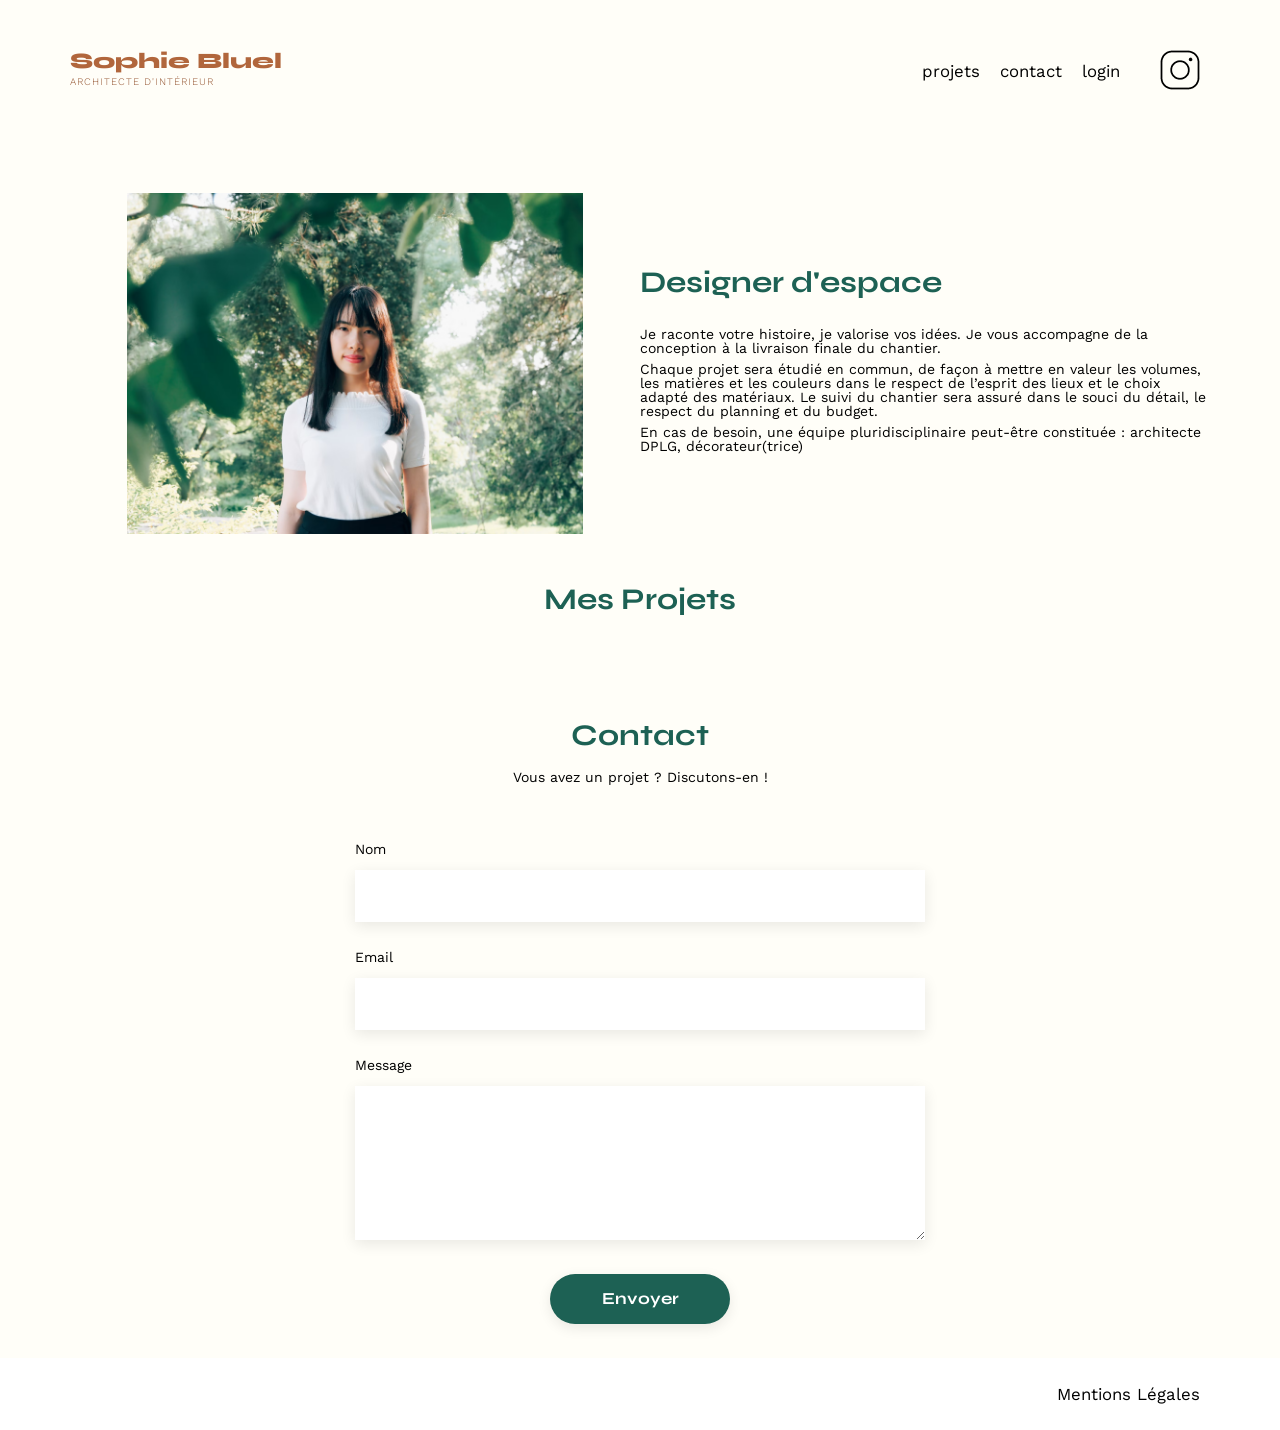
<file: FrontEnd/index.html>
<!DOCTYPE html>
<html lang="fr">

<head>
	<meta charset="UTF-8">
	<title>Sophie Bluel - Architecte d'intérieur</title>
	<meta name="viewport" content="width=device-width, initial-scale=1.0">
	<link rel="preconnect" href="https://fonts.googleapis.com">
	<link rel="preconnect" href="https://fonts.gstatic.com" crossorigin>
	<link href="https://fonts.googleapis.com/css2?family=Syne:wght@700;800&family=Work+Sans&display=swap"
		rel="stylesheet">
	<link rel="stylesheet" href="https://cdnjs.cloudflare.com/ajax/libs/font-awesome/6.5.0/css/all.min.css">
	<meta name="description" content="">
	<link rel="stylesheet" href="./assets/style.css">
</head>

<body>
	<div id="edit-banner">
		<i class="fa-solid fa-pen-to-square"></i>
		<p>Mode édition</p>
	</div>

	<header>
		<h1>Sophie Bluel <span>Architecte d'intérieur</span></h1>
		<nav>
			<ul>
				<li><a href="#portfolio">projets</a></li>
				<li><a href="#contact">contact</a></li>
				<li><a id="login-btn" href="./pages/login.html">login</a></li>
				<li><a href="#" id="logout-btn">logout</a></li>
				<li><img src="./assets/icons/instagram.png" alt="Instagram"></li>
			</ul>
		</nav>
	</header>
	<main>
		<section id="introduction">
			<figure>
				<img src="./assets/images/sophie-bluel.png" alt="">
			</figure>
			<article>
				<h2>Designer d'espace</h2>
				<p>Je raconte votre histoire, je valorise vos idées. Je vous accompagne de la conception à la livraison
					finale du chantier.</p>
				<p>Chaque projet sera étudié en commun, de façon à mettre en valeur les volumes, les matières et les
					couleurs dans le respect de l’esprit des lieux et le choix adapté des matériaux. Le suivi du
					chantier sera assuré dans le souci du détail, le respect du planning et du budget.</p>
				<p>En cas de besoin, une équipe pluridisciplinaire peut-être constituée : architecte DPLG,
					décorateur(trice)</p>
			</article>
		</section>
		<section id="portfolio">
			<div class="portfolio-header">
				<h2>Mes Projets</h2>
				<a href="#" id="edit-projects-btn">
					<i class="fa-solid fa-pen-to-square"></i> modifier
				</a>
			</div>
			<div class="filters"></div>
			<div class="gallery"></div>
		</section>
		<section id="contact">
			<h2>Contact</h2>
			<p>Vous avez un projet ? Discutons-en !</p>
			<form action="#" method="post">
				<label for="name">Nom</label>
				<input type="text" name="name" id="name">
				<label for="email">Email</label>
				<input type="email" name="email" id="email">
				<label for="message">Message</label>
				<textarea name="message" id="message" cols="30" rows="10"></textarea>
				<input type="submit" value="Envoyer">
			</form>
		</section>
	</main>

	<footer>
		<nav>
			<ul>
				<li>Mentions Légales</li>
			</ul>
		</nav>
	</footer>

	<!-- Modal -->
	<div id="modal-overlay" class="hidden">
		<div class="modal">
			<button class="modal-return" aria-label="Fermer">
				<i class="fa-solid fa-xmark"></i>
			</button>
			<button id="modal-back" aria-label="Retour">
				<i class="fa-solid fa-arrow-left"></i>
			</button>

			<!-- Gallery Section -->
			<div id="modal-gallery" class="modal-zone">
				<h3>Galerie photo</h3>
				<div id="modal-works-grid"></div>
				<hr class="modal-separator" />
				<button id="modal-app-photo-btn" class="btn-modal">Ajouter une photo</button>
			</div>

			<!-- Form Section  -->
			<div id="modal-form" class="modal-zone hidden">
				<h3>Ajout photo</h3>

				<div class="upload-area">
					<label for="work-image" id="upload-label">
						<i class="fa-regular fa-image"></i>
						<span>+ Ajouter photo</span>
						<span class="upload-hint">jpg, png : 4mo max</span>
						<input type="file" id="work-image" accept="image/jpeg,image/png" hidden>
					</label>
					<img alt="Aperçu" id="upload-preview" class="hidden" />
				</div>

				<p id="form-error-message" class="form-error-message"></p>

				<div class="form-fields">
					<label for="work-title">Titre</label>
					<input type="text" id="work-title" />

					<label for="work-category">Catégorie</label>
					<select id="work-category">
						<option value=""></option>
					</select>
				</div>

				<hr class="modal-separator" />
				<button id="modal-submit-btn" class="btn-modal" disabled>Valider</button>
			</div>

		</div>
	</div>

	<script src="./assets/script.js"></script>
</body>

</html>
</file>
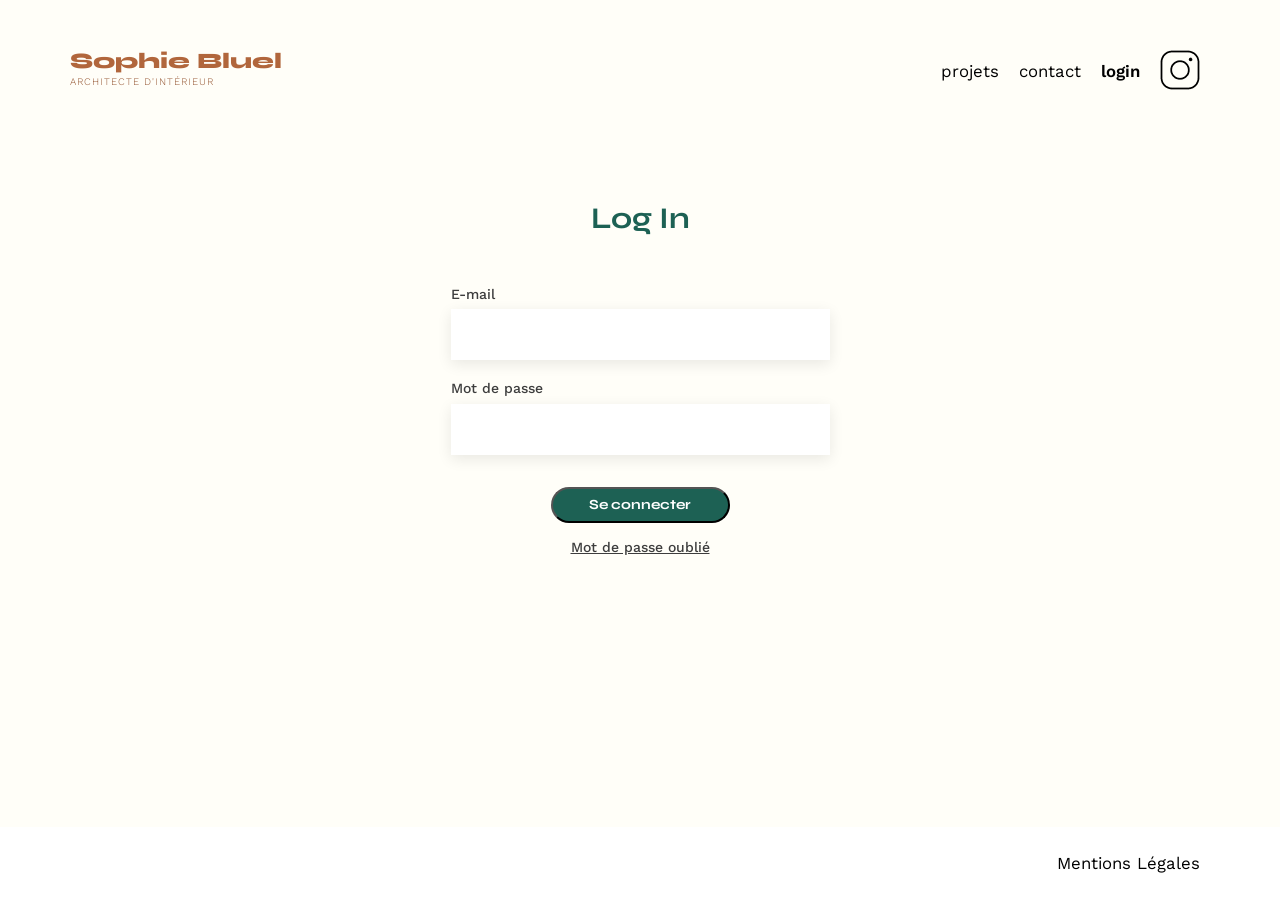
<file: FrontEnd/pages/login.html>
<!DOCTYPE html>
<html lang="fr">

<head>
    <meta charset="UTF-8">
    <title>Sophie Bluel - Connexion</title>
    <meta name="viewport" content="width=device-width, initial-scale=1.0">
    <link rel="preconnect" href="https://fonts.googleapis.com">
    <link rel="preconnect" href="https://fonts.gstatic.com" crossorigin>
    <link href="https://fonts.googleapis.com/css2?family=Syne:wght@700;800&family=Work+Sans&display=swap"
        rel="stylesheet">
    <link rel="stylesheet" href="https://cdnjs.cloudflare.com/ajax/libs/font-awesome/6.5.0/css/all.min.css">
    <meta name="description" content="">
    <link rel="stylesheet" href="../assets/style.css">
</head>

<body>
    <header>
        <h1>Sophie Bluel <span>Architecte d'intérieur</span></h1>

        <nav>
            <ul>
                <li><a href="../index.html#portfolio">projets</a></li>
                <li><a href="../index.html#contact">contact</a></li>
                <li><a href="#" class="nav-active">login</a></li>
                <li><img src="../assets/icons/instagram.png" alt="Instagram"></li>
            </ul>
        </nav>
    </header>

    <main>
        <section id="login">
            <h2>Log In</h2>

            <p class="error-message"></p>

            <form action="#" method="post">
                <label for="email">E-mail</label>
                <input type="email" name="email" id="email" autocomplete="email">

                <label for="password">Mot de passe</label>
                <input type="password" name="password" id="password" autocomplete="current-password">

                <input type="submit" value="Se connecter">

                <a href="#" class="forgot-password">Mot de passe oublié</a>
            </form>
        </section>
    </main>

    <footer>
        <nav>
            <ul>
                <li>Mentions Légales</li>
            </ul>
        </nav>
    </footer>

    <script src="../assets/login.js"></script>
</body>

</html>
</file>
<file: FrontEnd/assets/style.css>
/* ===================== RESET ===================== */


/* http://meyerweb.com/eric/tools/css/reset/
   v2.0 | 20110126
   License: none (public domain)
*/


html,
body,
div,
span,
applet,
object,
iframe,
h1,
h2,
h3,
h4,
h5,
h6,
p,
blockquote,
pre,
a,
abbr,
acronym,
address,
big,
cite,
code,
del,
dfn,
em,
img,
ins,
kbd,
q,
s,
samp,
small,
strike,
strong,
sub,
sup,
tt,
var,
b,
u,
i,
center,
dl,
dt,
dd,
ol,
ul,
li,
fieldset,
form,
label,
legend,
table,
caption,
tbody,
tfoot,
thead,
tr,
th,
td,
article,
aside,
canvas,
details,
embed,
figure,
figcaption,
footer,
header,
hgroup,
menu,
nav,
output,
ruby,
section,
summary,
time,
mark,
audio,
video {
	margin: 0;
	padding: 0;
	border: 0;
	font-size: 100%;
	font: inherit;
	vertical-align: baseline;
}

/* HTML5 display-role reset for older browsers */
article,
aside,
details,
figcaption,
figure,
footer,
header,
hgroup,
menu,
nav,
section {
	display: block;
}

body {
	line-height: 1;
}

ol,
ul {
	list-style: none;
}

blockquote,
q {
	quotes: none;
}

blockquote:before,
blockquote:after,
q:before,
q:after {
	content: '';
	content: none;
}

table {
	border-collapse: collapse;
	border-spacing: 0;
}


/** end reset css**/

/* ================= BASE / GLOBAL ================= */

body {
	margin: auto;
	font-family: 'Work Sans', sans-serif;
	font-size: 14px;
	background-color: #fffef8;
	min-height: 100vh;
	display: flex;
	flex-direction: column;
}

header,
main {
	max-width: 1140px;
	width: 100%;
	margin: 0 auto;
}

main {
	flex: 1;
}

/* --- Typography --- */

h1 {
	display: flex;
	flex-direction: column;
	font-family: 'Syne';
	font-size: 22px;
	font-weight: 800;
	color: #B1663C;
}

h1>span {
	font-family: 'Work Sans';
	font-size: 10px;
	letter-spacing: 0.1em;
	text-transform: uppercase;
	color: #93532f;
	font-weight: 300;
	padding-top: 0.5em;
}

h2 {
	font-family: 'Syne';
	font-weight: 700;
	font-size: 30px;
	color: #1D6154
}

/* --- Header & Nav --- */

header {
	display: flex;
	justify-content: space-between;
	padding: 50px 0
}

nav ul {
	display: flex;
	align-items: center;
	list-style-type: none;

}

nav li {
	padding: 0 10px;
	font-size: 1.2em;
}

li:hover {
	color: #B1663C;
}

nav a {
	color: inherit;
	text-decoration: none;
}

.nav-active {
	font-weight: 600;
}

/* --- Footer --- */

footer {
	background-color: white;
	width: 100%;
}

footer nav ul {
	max-width: 1140px;
	margin: 0 auto;
	display: flex;
	justify-content: flex-end;
	padding: 2em;
}

/* --- Sections --- */

section {
	margin: 50px 0
}

/* ================== INDEX PAGE ================== */

/* Introduction */


#introduction {
	display: flex;
	align-items: center;
}

#introduction figure {
	flex: 1
}

#introduction img {
	display: block;
	margin: auto;
	width: 80%;
}

#introduction article {
	flex: 1
}

#introduction h2 {
	margin-bottom: 1em;
}

#introduction p {
	margin-bottom: 0.5em;
}

/* Portfolio & Gallery */

#portfolio h2 {
	text-align: center;
}

.gallery {
	width: 100%;
	display: grid;
	grid-template-columns: 1fr 1fr 1fr;
	grid-column-gap: 20px;
	grid-row-gap: 20px;
}

.gallery img {
	width: 100%;

}

/** Filters **/

.filters {
	display: flex;
	justify-content: center;
	gap: 10px;
	margin-bottom: 2em;
}

.filter-btn {
	height: 37px;
	padding: 0 20px;
	border: 1px solid #1D6154;
	border-radius: 60px;
	font-family: 'Syne';
	font-weight: 700;
	font-size: 16px;
	cursor: pointer;
	background-color: transparent;
	color: #1D6154;
}

.filter-btn.active {
	background-color: #1D6154;
	color: white;
}

/* Contact */


#contact {
	width: 50%;
	margin: auto;
}

#contact>* {
	text-align: center;

}

#contact h2 {
	margin-bottom: 20px;
}

#contact form {
	text-align: left;
	margin-top: 30px;
	display: flex;
	flex-direction: column;
}

#contact input {
	height: 50px;
	font-size: 1.2em;
	border: none;
	box-shadow: 0px 4px 14px rgba(0, 0, 0, 0.09);
}

#contact label {
	margin: 2em 0 1em 0;
}

#contact textarea {
	border: none;
	box-shadow: 0px 4px 14px rgba(0, 0, 0, 0.09);
}

input[type="submit"] {
	font-family: 'Syne';
	font-weight: 700;
	color: white;
	background-color: #1D6154;
	margin: 2em auto;
	width: 180px;
	text-align: center;
	border-radius: 60px;
}

/* ================== LOGIN PAGE ================== */
#login {
	width: 379px;
	margin: 0 auto;
	padding: 60px 0 80px;
}

#login h2 {
	text-align: center;
	margin-bottom: 1.8em;
}

#login form {
	display: flex;
	flex-direction: column;
}

#login label {
	font-family: 'Work Sans', sans-serif;
	font-weight: 500;
	font-size: 14px;
	color: #3d3d3d;
	margin-bottom: 0.6em;
}

#login input[type="email"],
#login input[type="password"] {
	height: 51px;
	font-size: 1em;
	border: none;
	box-shadow: 0px 4px 14px rgba(0, 0, 0, 0.09);
	background-color: white;
	padding: 0 12px;
	margin-bottom: 1.5em;
}

#login input[type="submit"] {
	font-size: 14px;
	height: 36px;
	width: 179px;
	margin: 0.8em auto 1.2em;
	cursor: pointer;
}

#login input[type="submit"]:hover {
	background-color: #164d42;
}

.forgot-password {
	font-family: 'Work Sans', sans-serif;
	font-weight: 500;
	font-size: 14px;
	color: #3d3d3d;
	text-decoration: underline;
	text-align: center;
}

#login .error-message {
	display: none;
	color: red;
	text-align: center;
	margin-bottom: 1em;
}

/* ================== EDIT MODE ================== */
#edit-banner {
	display: none;
	justify-content: center;
	align-items: center;
	gap: 10px;
	background-color: #000;
	color: #fff;
	font-family: 'Work Sans', sans-serif;
	font-size: 16px;
	height: 59px;
	width: 100%;
}

.portfolio-header {
	display: flex;
	justify-content: center;
	align-items: center;
	gap: 20px;
	margin-bottom: 2em;
}

#edit-projects-btn {
	display: none;
	align-items: center;
	gap: 8px;
	font-family: 'Work Sans', sans-serif;
	font-size: 14px;
	font-weight: 400;
	color: #000;
	text-decoration: none;
	cursor: pointer;
}

#logout-btn {
	display: none;
}

/* ================== MODAL ================== */

#modal-overlay.hidden,
#modal-gallery.hidden,
#modal-form.hidden,
#upload-preview.hidden {
	display: none;
}

#modal-overlay {
	position: fixed;
	inset: 0;
	background-color: rgba(0, 0, 0, 0.3);
	display: flex;
	justify-content: center;
	align-items: center;
	z-index: 100;
}

.modal {
	background-color: #fff;
	border-radius: 10px;
	width: 630px;
	max-width: 95vw;
	padding: 40px 0 50px;
	position: relative;
}

/* ── Zones ── */

.modal-zone {
	display: flex;
	flex-direction: column;
	align-items: center;
	gap: 30px;
	padding: 0 105px;
	position: relative;
}

.modal-zone h3 {
	font-family: 'Work Sans', sans-serif;
	font-weight: 400;
	font-size: 26px;
	color: #000;
	text-align: center;
	margin: 0;
}

/* ── Close and Return button ── */

.modal-return,
#modal-back {
	position: absolute;
	top: 20px;
	width: 20px;
	height: 20px;
	display: flex;
	align-items: center;
	justify-content: center;
	background: none;
	border: none;
	cursor: pointer;
	color: #1d1d1d;
	padding: 0;
	font-size: 18px;
	line-height: 1;
}

.modal-return {
	right: 20px;
}

#modal-back {
	left: 20px;
	display: none;
}

/* ── Gallery grid ── */

#modal-works-grid {
	display: grid;
	grid-template-columns: repeat(5, 1fr);
	gap: 9px;
	width: 420px;
	max-height: 360px;
	overflow-y: auto;
}

.modal-work-item {
	position: relative;
}

.modal-work-item img {
	width: 100%;
	aspect-ratio: 3 / 4;
	object-fit: cover;
	display: block;
}

.modal-work-item .delete-btn {
	position: absolute;
	top: 5px;
	right: 5px;
	background-color: #000;
	color: #fff;
	border: none;
	border-radius: 2px;
	width: 17px;
	height: 17px;
	cursor: pointer;
	font-size: 8px;
	display: flex;
	align-items: center;
	justify-content: center;
	padding: 0;
}

/* ── Separator ── */

.modal-separator {
	width: 420px;
	border: none;
	border-top: 1px solid #ccc;
	margin: 0;
}

/* ── Main button ── */

.btn-modal {
	background-color: #1d6154;
	color: #fff;
	border: none;
	border-radius: 60px;
	font-family: 'Work Sans', sans-serif;
	font-weight: 400;
	font-size: 14px;
	height: 36px;
	width: 237px;
	cursor: pointer;
}

.btn-modal--disabled,
.btn-modal:disabled {
	background-color: #a7a7a7;
	cursor: not-allowed;
}

/* ── Upload zone ── */

.upload-area {
	width: 420px;
	display: flex;
	justify-content: center;
}

#upload-label {
	display: flex;
	flex-direction: column;
	align-items: center;
	justify-content: center;
	gap: 10px;
	width: 169px;
	height: 169px;
	background-color: #e8edec;
	border-radius: 4px;
	cursor: pointer;
	font-size: 14px;
	color: #444;
	text-align: center;
}

#upload-label i {
	font-size: 50px;
	color: #1d6154;
}

.upload-hint {
	font-size: 11px;
	color: #888;
}

#upload-preview {
	width: 169px;
	height: 169px;
	object-fit: cover;
	border-radius: 4px;
}


/* ── Form fields ── */

.form-fields {
	display: flex;
	flex-direction: column;
	gap: 10px;
	width: 420px;
}

.form-fields label {
	font-family: 'Work Sans', sans-serif;
	font-weight: 400;
	font-size: 14px;
	color: #333;
}

.form-fields input,
.form-fields select {
	height: 50px;
	border: none;
	box-shadow: 0px 4px 14px rgba(0, 0, 0, 0.09);
	padding: 0 12px;
	font-size: 14px;
	font-family: 'Work Sans', sans-serif;
	background-color: #fff;
}

.form-fields select {
	padding: 0 40px 0 12px;
	appearance: none;
	background-image: url("data:image/svg+xml,%3Csvg xmlns='http://www.w3.org/2000/svg' width='12' height='8' viewBox='0 0 12 8'%3E%3Cpath d='M1 1l5 5 5-5' stroke='%23333' stroke-width='1.5' fill='none' stroke-linecap='round'/%3E%3C/svg%3E");
	background-repeat: no-repeat;
	background-position: right 16px center;
	cursor: pointer;
}

.form-error-message {
	color: red;
	font-size: 13px;
	text-align: center;
	min-height: 16px;
	margin-top: -15px;
	display: none;
}
</file>
